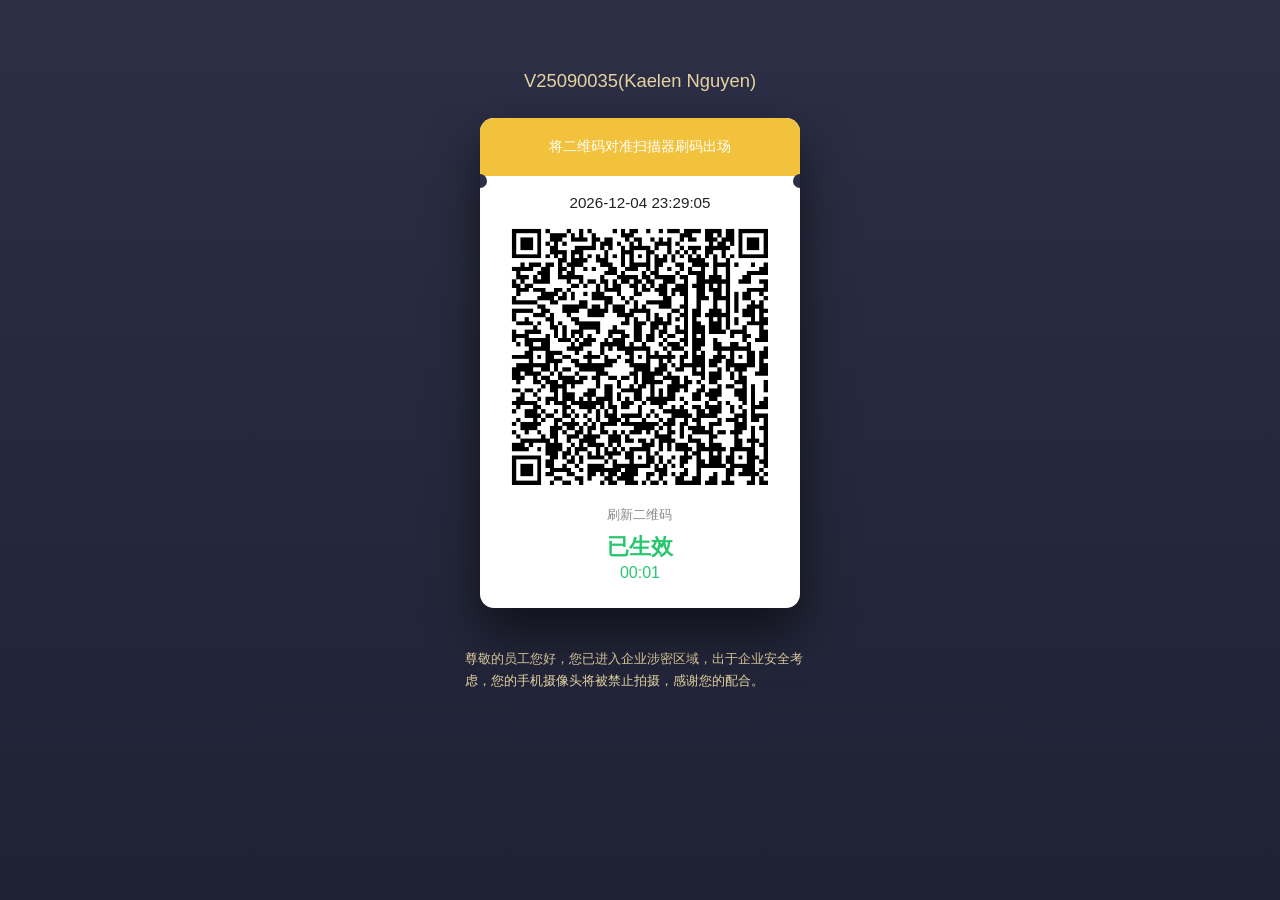
<file: index.html>
<!DOCTYPE html>
<html lang="vi">
<head>
<meta charset="UTF-8">
<meta name="viewport" content="width=device-width, initial-scale=1.0">
<title></title>

<style>
body {
    margin: 0;
    font-family: -apple-system, BlinkMacSystemFont, "Helvetica Neue", Arial;
    background: linear-gradient(180deg, #2c2f45 0%, #1f2235 100%);
    display: flex;
    justify-content: center;
    min-height: 100vh;
}

/* container */
.container {
    width: 100%;
    max-width: 390px;
    padding-top: 70px;
    text-align: center;
}

/* tên */
.user-info {
    font-size: 1.15rem;
    color: #e6d3a3;
    margin-bottom: 26px;
    font-weight: 500;
}

/* card */
.qr-card {
    background: #fff;
    border-radius: 14px;
    width: 82%;
    margin: 0 auto;
    box-shadow: 0 25px 50px rgba(0,0,0,0.55);
    position: relative;
    overflow: hidden;
}

/* header */
.qr-header {
    background: #f3c23c;
    color: #fff;
    font-size: 0.85rem;
    padding: 20px 14px;
}

/* notch */
.notch {
    position: absolute;
    width: 14px;
    height: 14px;
    background: #2c2f45;
    border-radius: 50%;
    top: 56px;
}
.notch-left { left: -7px; }
.notch-right { right: -7px; }

/* body */
.qr-body {
    padding: 18px 10px 26px;
}

#current-time {
    font-size: 0.95rem;
    margin-bottom: 14px;
    color: #222;
}

/* QR */
.qr-image-container {
    width: 88%;
    margin: 0 auto;
}

.ewm {
    width: 100%;
}

/* text */
.refresh-text {
    font-size: 0.8rem;
    color: #888;
    margin: 14px 0 8px;
    cursor: pointer;
    user-select: none;
}

.status-active {
    color: #28c76f;
    font-size: 1.35rem;
    font-weight: bold;
    animation: breath 2.5s infinite;
}

#timer-up {
    color: #28c76f;
    font-size: 1rem;
    margin-top: 3px;
}

/* hiệu ứng */
@keyframes breath {
    0%,100% {opacity:0.7;}
    50% {opacity:1;}
}

/* footer */
.footer-note {
    margin: 40px 20px;
    font-size: 0.83rem;
    line-height: 1.7;
    color: #e6d3a3;
    text-align: left;
}
</style>
</head>

<body>

<div class="container">
    <div class="user-info">V25090035(Kaelen Nguyen)</div>

    <div class="qr-card">
        <div class="qr-header">
            将二维码对准扫描器刷码出场
        </div>

        <div class="notch notch-left"></div>
        <div class="notch notch-right"></div>

        <div class="qr-body">
            <div id="current-time"></div>

            <div class="qr-image-container">
                <img src="./ewm.gif" class="ewm"
                onerror="this.src='https://api.qrserver.com/v1/create-qr-code/?size=300x300&data=KaelenNguyen'">
            </div>

            <div class="refresh-text" id="refresh-btn">刷新二维码</div>
            <div class="status-active">已生效</div>
            <div id="timer-up">00:00</div>
        </div>
    </div>

    <div class="footer-note">
        尊敬的员工您好，您已进入企业涉密区域，出于企业安全考虑，您的手机摄像头将被禁止拍摄，感谢您的配合。
    </div>
</div>

<script>
// ===== CLOCK =====
function updateClock() {
    const now = new Date();
    const y = now.getFullYear();
    const m = String(now.getMonth()+1).padStart(2,'0');
    const d = String(now.getDate()).padStart(2,'0');
    const h = String(now.getHours()).padStart(2,'0');
    const mi = String(now.getMinutes()).padStart(2,'0');
    const s = String(now.getSeconds()).padStart(2,'0');
    document.getElementById("current-time").innerText =
        `${y}-${m}-${d} ${h}:${mi}:${s}`;
}

// ===== TIMER =====
let start = localStorage.getItem("t");
if(!start){
    start = Date.now();
    localStorage.setItem("t", start);
}else{
    start = parseInt(start);
}

function updateTimer(){
    let now = Date.now();
    let diff = Math.floor((now - start)/1000);

    if(diff >= 43200){
        start = Date.now();
        localStorage.setItem("t", start);
        diff = 0;
    }

    let h = Math.floor(diff/3600);
    let m = Math.floor((diff%3600)/60);
    let s = diff%60;

    let txt = h>0
        ? `${h}:${String(m).padStart(2,'0')}:${String(s).padStart(2,'0')}`
        : `${String(m).padStart(2,'0')}:${String(s).padStart(2,'0')}`;

    document.getElementById("timer-up").innerText = txt;
}

// ===== TAP 5 LẦN RESET =====
let tapCount = 0;
let tapTimer = null;

const refreshBtn = document.getElementById("refresh-btn");

refreshBtn.addEventListener("click", () => {
    tapCount++;

    clearTimeout(tapTimer);
    tapTimer = setTimeout(() => {
        tapCount = 0;
    }, 1500);

    if (tapCount >= 5) {
        start = Date.now();
        localStorage.setItem("t", start);
        tapCount = 0;

        document.getElementById("timer-up").innerText = "00:00";
    }
});

// chạy
setInterval(updateClock,1000);
setInterval(updateTimer,1000);
updateClock();
updateTimer();
</script>

</body>
</html>
</file>
